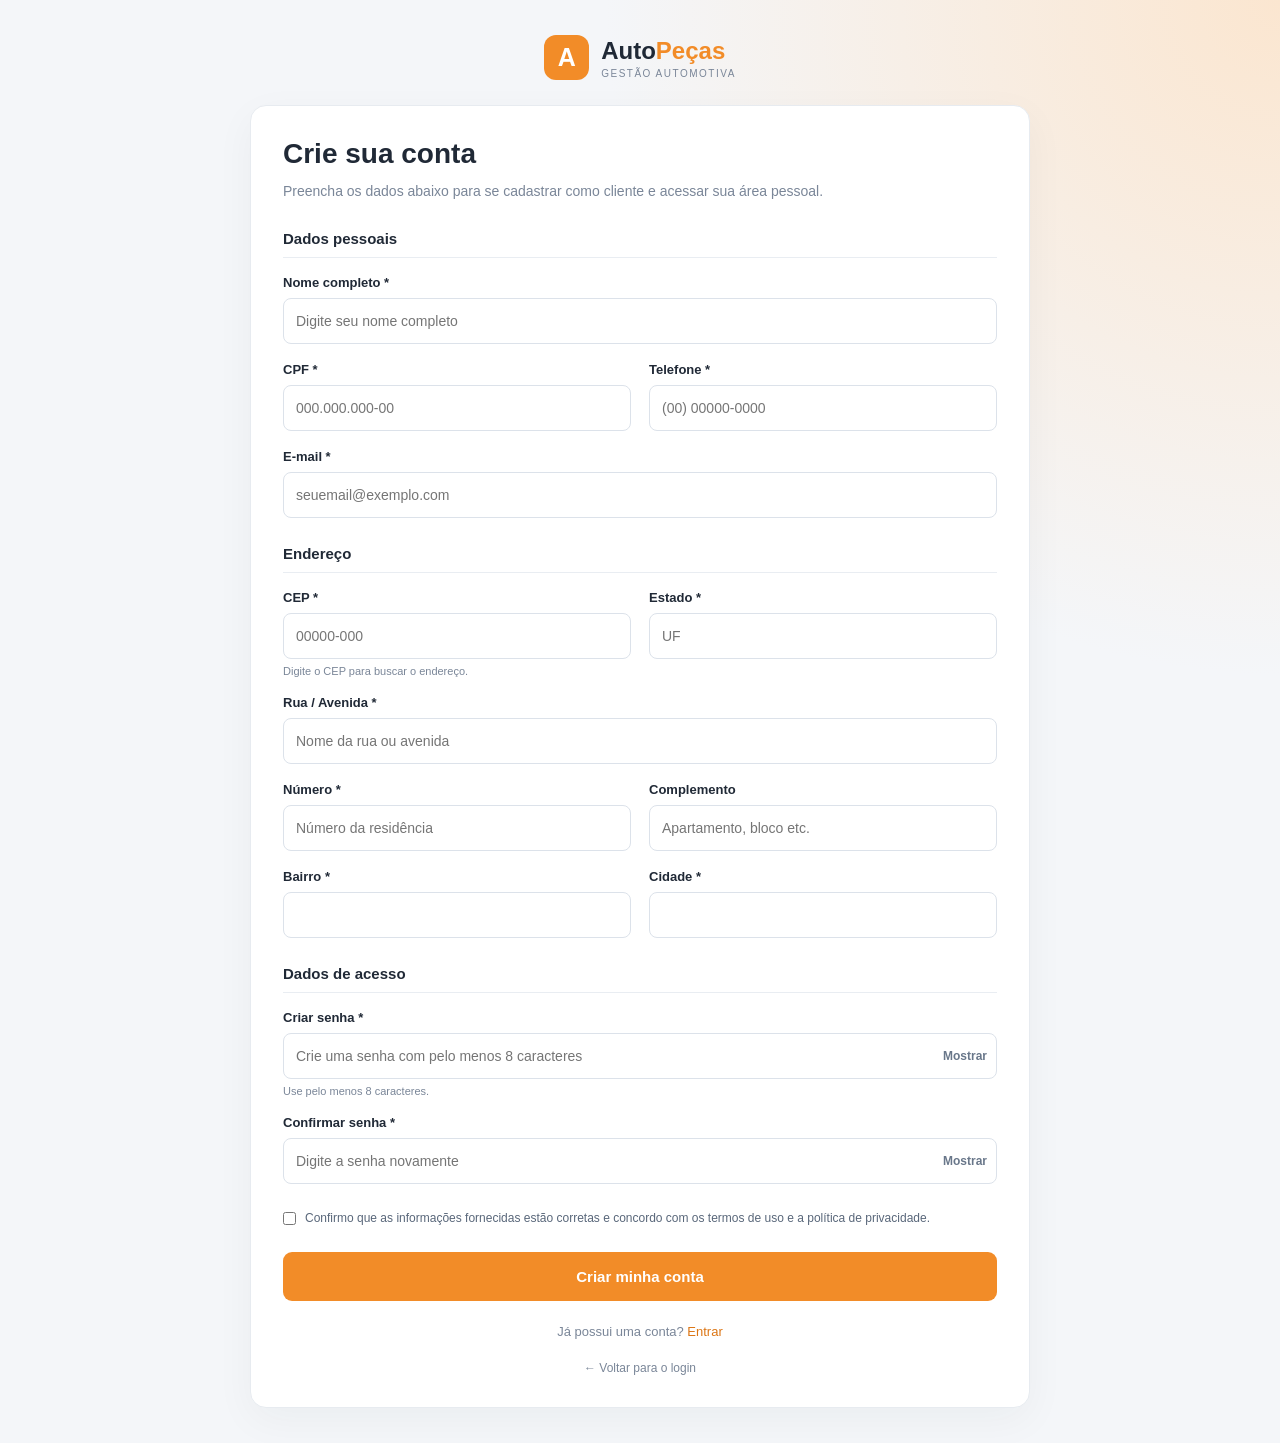
<file: cadastro-cliente.html>
<!DOCTYPE html>
<html lang="pt-BR">
<head>
    <meta charset="UTF-8">
    <meta name="viewport" content="width=device-width, initial-scale=1.0">
    <title>Criar conta | AutoPeças</title>

    <style>
        * {
            margin: 0;
            padding: 0;
            box-sizing: border-box;
        }

        :root {
            --laranja: #f28c28;
            --laranja-hover: #dc7615;
            --azul: #202936;
            --fundo: #f4f6f9;
            --cinza: #7a8698;
        }

        body {
            min-height: 100vh;
            padding: 35px 18px;
            font-family: Arial, sans-serif;
            background:
                radial-gradient(circle at top right, #fbe6d0, transparent 35%),
                var(--fundo);
            color: var(--azul);
        }

        .logo {
            display: flex;
            justify-content: center;
            align-items: center;
            gap: 12px;
            margin-bottom: 25px;
        }

        .logo-icone {
            width: 45px;
            height: 45px;
            display: grid;
            place-items: center;
            border-radius: 12px;
            background: var(--laranja);
            color: white;
            font-size: 25px;
            font-weight: bold;
        }

        .logo h1 {
            font-size: 24px;
        }

        .logo h1 span {
            color: var(--laranja);
        }

        .logo small {
            display: block;
            margin-top: 3px;
            color: var(--cinza);
            font-size: 10px;
            letter-spacing: 1.5px;
        }

        .container {
            width: 100%;
            max-width: 780px;
            margin: 0 auto;
            padding: 32px;
            border: 1px solid #e7ebf0;
            border-radius: 16px;
            background: white;
            box-shadow: 0 12px 40px #2029360b;
        }

        .cabecalho {
            margin-bottom: 28px;
        }

        .cabecalho h2 {
            margin-bottom: 10px;
            font-size: 28px;
        }

        .cabecalho p {
            color: var(--cinza);
            font-size: 14px;
            line-height: 1.6;
        }

        .secao-titulo {
            margin: 27px 0 17px;
            padding-bottom: 10px;
            border-bottom: 1px solid #e9edf2;
            font-size: 15px;
        }

        .grade {
            display: grid;
            grid-template-columns: repeat(2, minmax(0, 1fr));
            gap: 18px;
        }

        .campo {
            min-width: 0;
        }

        .campo.completo {
            grid-column: 1 / -1;
        }

        .campo label {
            display: block;
            margin-bottom: 8px;
            font-size: 13px;
            font-weight: bold;
        }

        .campo input,
        .campo select {
            width: 100%;
            height: 46px;
            padding: 0 12px;
            border: 1px solid #dce2ea;
            border-radius: 8px;
            outline: none;
            background: white;
            color: var(--azul);
            font-size: 14px;
        }

        .campo input:focus,
        .campo select:focus {
            border-color: var(--laranja);
            box-shadow: 0 0 0 3px #f28c281c;
        }

        .campo small {
            display: block;
            margin-top: 6px;
            color: var(--cinza);
            font-size: 11px;
        }

        .senha-container {
            position: relative;
        }

        .senha-container input {
            padding-right: 75px;
        }

        .mostrar {
            position: absolute;
            right: 10px;
            top: 50%;
            transform: translateY(-50%);
            border: none;
            background: none;
            color: #69778a;
            cursor: pointer;
            font-size: 12px;
            font-weight: bold;
        }

        .termos {
            display: flex;
            align-items: flex-start;
            gap: 9px;
            margin-top: 25px;
            color: #59677a;
            font-size: 12px;
            line-height: 1.6;
        }

        .termos input {
            margin-top: 3px;
            accent-color: var(--laranja);
        }

        .botao {
            width: 100%;
            height: 49px;
            margin-top: 23px;
            border: none;
            border-radius: 9px;
            background: var(--laranja);
            color: white;
            font-size: 15px;
            font-weight: bold;
            cursor: pointer;
        }

        .botao:hover {
            background: var(--laranja-hover);
        }

        .mensagem {
            display: none;
            padding: 13px;
            margin-bottom: 18px;
            border-radius: 8px;
            background: #fff0df;
            color: #8c4d0c;
            font-size: 13px;
            line-height: 1.6;
        }

        .mensagem.sucesso {
            background: #e3f7e9;
            color: #207b43;
        }

        .login-link {
            margin-top: 23px;
            text-align: center;
            color: var(--cinza);
            font-size: 13px;
        }

        a {
            color: var(--laranja-hover);
            text-decoration: none;
        }

        a:hover {
            text-decoration: underline;
        }

        .voltar {
            display: block;
            margin-top: 22px;
            text-align: center;
            color: var(--cinza);
            font-size: 12px;
        }

        @media (max-width: 600px) {
            .container {
                padding: 22px 17px;
            }

            .grade {
                grid-template-columns: 1fr;
            }

            .campo.completo {
                grid-column: auto;
            }

            .cabecalho h2 {
                font-size: 24px;
            }
        }
    </style>
</head>

<body>

    <header class="logo">
        <div class="logo-icone">A</div>
        <div>
            <h1>Auto<span>Peças</span></h1>
            <small>GESTÃO AUTOMOTIVA</small>
        </div>
    </header>

    <main class="container">
        <div class="cabecalho">
            <h2>Crie sua conta</h2>
            <p>
                Preencha os dados abaixo para se cadastrar como cliente
                e acessar sua área pessoal.
            </p>
        </div>

        <div class="mensagem" id="mensagem" role="status"></div>

        <form id="formCadastro">

            <h3 class="secao-titulo">Dados pessoais</h3>

            <div class="grade">
                <div class="campo completo">
                    <label for="nome">Nome completo *</label>
                    <input
                        type="text"
                        id="nome"
                        autocomplete="name"
                        placeholder="Digite seu nome completo"
                        required
                        minlength="3"
                    >
                </div>

                <div class="campo">
                    <label for="cpf">CPF *</label>
                    <input
                        type="text"
                        id="cpf"
                        inputmode="numeric"
                        placeholder="000.000.000-00"
                        maxlength="14"
                        required
                    >
                </div>

                <div class="campo">
                    <label for="telefone">Telefone *</label>
                    <input
                        type="tel"
                        id="telefone"
                        inputmode="tel"
                        autocomplete="tel"
                        placeholder="(00) 00000-0000"
                        maxlength="15"
                        required
                    >
                </div>

                <div class="campo completo">
                    <label for="email">E-mail *</label>
                    <input
                        type="email"
                        id="email"
                        autocomplete="email"
                        placeholder="seuemail@exemplo.com"
                        required
                    >
                </div>
            </div>

            <h3 class="secao-titulo">Endereço</h3>

            <div class="grade">
                <div class="campo">
                    <label for="cep">CEP *</label>
                    <input
                        type="text"
                        id="cep"
                        inputmode="numeric"
                        autocomplete="postal-code"
                        placeholder="00000-000"
                        maxlength="9"
                        required
                    >
                    <small id="statusCep">Digite o CEP para buscar o endereço.</small>
                </div>

                <div class="campo">
                    <label for="estado">Estado *</label>
                    <input
                        type="text"
                        id="estado"
                        maxlength="2"
                        placeholder="UF"
                        autocomplete="address-level1"
                        required
                    >
                </div>

                <div class="campo completo">
                    <label for="endereco">Rua / Avenida *</label>
                    <input
                        type="text"
                        id="endereco"
                        autocomplete="address-line1"
                        placeholder="Nome da rua ou avenida"
                        required
                    >
                </div>

                <div class="campo">
                    <label for="numero">Número *</label>
                    <input
                        type="text"
                        id="numero"
                        placeholder="Número da residência"
                        required
                    >
                </div>

                <div class="campo">
                    <label for="complemento">Complemento</label>
                    <input
                        type="text"
                        id="complemento"
                        placeholder="Apartamento, bloco etc."
                    >
                </div>

                <div class="campo">
                    <label for="bairro">Bairro *</label>
                    <input type="text" id="bairro" required>
                </div>

                <div class="campo">
                    <label for="cidade">Cidade *</label>
                    <input
                        type="text"
                        id="cidade"
                        autocomplete="address-level2"
                        required
                    >
                </div>
            </div>

            <h3 class="secao-titulo">Dados de acesso</h3>

            <div class="grade">
                <div class="campo completo">
                    <label for="senha">Criar senha *</label>

                    <div class="senha-container">
                        <input
                            type="password"
                            id="senha"
                            autocomplete="new-password"
                            placeholder="Crie uma senha com pelo menos 8 caracteres"
                            minlength="8"
                            required
                        >

                        <button
                            type="button"
                            class="mostrar"
                            data-campo="senha"
                        >
                            Mostrar
                        </button>
                    </div>

                    <small>Use pelo menos 8 caracteres.</small>
                </div>

                <div class="campo completo">
                    <label for="confirmarSenha">Confirmar senha *</label>

                    <div class="senha-container">
                        <input
                            type="password"
                            id="confirmarSenha"
                            autocomplete="new-password"
                            placeholder="Digite a senha novamente"
                            minlength="8"
                            required
                        >

                        <button
                            type="button"
                            class="mostrar"
                            data-campo="confirmarSenha"
                        >
                            Mostrar
                        </button>
                    </div>
                </div>
            </div>

            <label class="termos">
                <input type="checkbox" id="aceite" required>
                <span>
                    Confirmo que as informações fornecidas estão corretas
                    e concordo com os termos de uso e a política de privacidade.
                </span>
            </label>

            <button type="submit" class="botao">Criar minha conta</button>

        </form>

        <div class="login-link">
            Já possui uma conta?
            <a href="login.html">Entrar</a>
        </div>

        <a class="voltar" href="login.html">← Voltar para o login</a>
    </main>

    <script>
        const $ = id => document.getElementById(id);
        const form = $("formCadastro");
        const mensagem = $("mensagem");
        const statusCep = $("statusCep");

        function mostrarMensagem(texto, sucesso = false) {
            mensagem.textContent = texto;
            mensagem.classList.toggle("sucesso", sucesso);
            mensagem.style.display = "block";
            mensagem.scrollIntoView({ behavior: "smooth", block: "nearest" });
        }

        function somenteNumeros(valor) {
            return valor.replace(/\D/g, "");
        }

        $("cpf").addEventListener("input", function () {
            let v = somenteNumeros(this.value).slice(0, 11);

            v = v.replace(/(\d{3})(\d)/, "$1.$2");
            v = v.replace(/(\d{3})(\d)/, "$1.$2");
            v = v.replace(/(\d{3})(\d{1,2})$/, "$1-$2");

            this.value = v;
        });

        $("telefone").addEventListener("input", function () {
            let v = somenteNumeros(this.value).slice(0, 11);

            if (v.length > 10) {
                v = v.replace(/^(\d{2})(\d{5})(\d{0,4}).*/, "($1) $2-$3");
            } else if (v.length > 6) {
                v = v.replace(/^(\d{2})(\d{4})(\d{0,4}).*/, "($1) $2-$3");
            } else if (v.length > 2) {
                v = v.replace(/^(\d{2})(\d+)/, "($1) $2");
            } else if (v.length > 0) {
                v = v.replace(/^(\d+)/, "($1");
            }

            this.value = v;
        });

        $("cep").addEventListener("input", function () {
            let v = somenteNumeros(this.value).slice(0, 8);

            if (v.length > 5) {
                v = v.slice(0, 5) + "-" + v.slice(5);
            }

            this.value = v;
        });

        document.querySelectorAll(".mostrar").forEach(botao => {
            botao.addEventListener("click", function () {
                const campo = $(this.dataset.campo);
                const mostrar = campo.type === "password";

                campo.type = mostrar ? "text" : "password";
                this.textContent = mostrar ? "Ocultar" : "Mostrar";
            });
        });

        let ultimaConsulta = "";

        $("cep").addEventListener("blur", async function () {
            const cep = somenteNumeros(this.value);

            if (cep.length !== 8 || cep === ultimaConsulta) return;

            ultimaConsulta = cep;
            statusCep.textContent = "Buscando endereço...";

            try {
                const resposta = await fetch(
                    `https://viacep.com.br/ws/${cep}/json/`
                );

                if (!resposta.ok) {
                    throw new Error("Falha na consulta.");
                }

                const dados = await resposta.json();

                if (dados.erro) {
                    statusCep.textContent = "CEP não encontrado.";
                    return;
                }

                $("endereco").value = dados.logradouro || "";
                $("bairro").value = dados.bairro || "";
                $("cidade").value = dados.localidade || "";
                $("estado").value = dados.uf || "";
                $("complemento").value = dados.complemento || "";

                statusCep.textContent = "Endereço localizado.";
            } catch (erro) {
                statusCep.textContent =
                    "Não foi possível consultar. Preencha o endereço manualmente.";
            }
        });

        form.addEventListener("submit", function (event) {
            event.preventDefault();

            mensagem.style.display = "none";

            const cpf = somenteNumeros($("cpf").value);
            const telefone = somenteNumeros($("telefone").value);
            const cep = somenteNumeros($("cep").value);
            const senha = $("senha").value;
            const confirmar = $("confirmarSenha").value;

            if (cpf.length !== 11) {
                mostrarMensagem("Informe um CPF com 11 dígitos.");
                $("cpf").focus();
                return;
            }

            if (telefone.length < 10 || telefone.length > 11) {
                mostrarMensagem("Informe um telefone válido com DDD.");
                $("telefone").focus();
                return;
            }

            if (cep.length !== 8) {
                mostrarMensagem("Informe um CEP válido com 8 dígitos.");
                $("cep").focus();
                return;
            }

            if (senha.length < 8) {
                mostrarMensagem("A senha precisa ter pelo menos 8 caracteres.");
                $("senha").focus();
                return;
            }

            if (senha !== confirmar) {
                mostrarMensagem("As senhas não são iguais.");
                $("confirmarSenha").focus();
                return;
            }

            mostrarMensagem(
                "Os dados foram validados no formulário. Para criar a conta de verdade, precisamos conectar esta página ao backend e ao banco de dados. Nenhuma senha foi armazenada.",
                true
            );
        });
    </script>

</body>
</html>
</file>
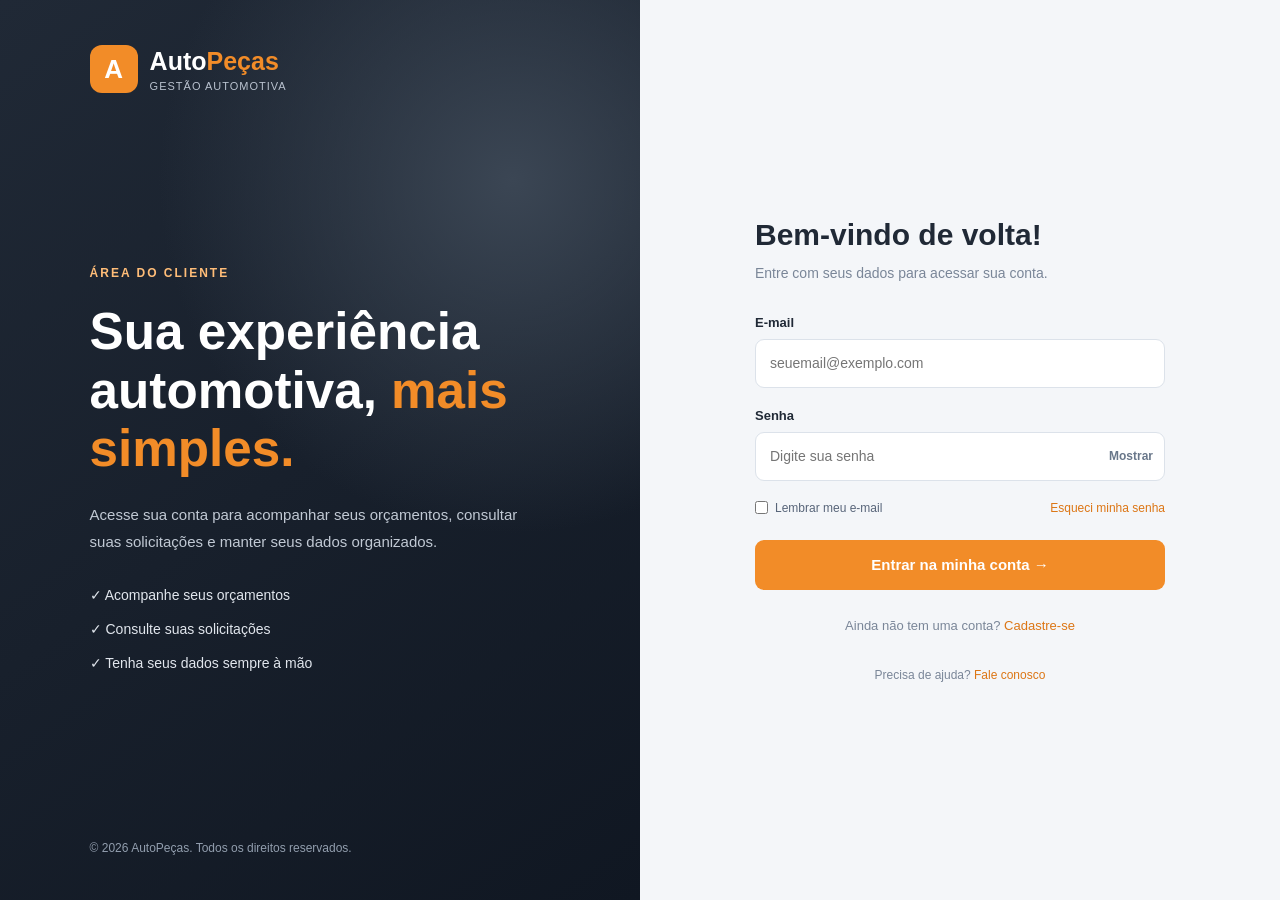
<file: login.html>
<!DOCTYPE html>
<html lang="pt-BR">
<head>
    <meta charset="UTF-8">
    <meta name="viewport" content="width=device-width, initial-scale=1.0">
    <title>Login | AutoPeças</title>

    <style>
        * {
            margin: 0;
            padding: 0;
            box-sizing: border-box;
        }

        :root {
            --laranja: #f28c28;
            --laranja-hover: #dc7615;
            --azul: #202936;
            --fundo: #f4f6f9;
            --cinza: #7a8698;
        }

        body {
            min-height: 100vh;
            display: flex;
            font-family: Arial, sans-serif;
            background: var(--fundo);
            color: var(--azul);
        }

        .apresentacao {
            width: 50%;
            min-height: 100vh;
            padding: 45px 7%;
            display: flex;
            flex-direction: column;
            justify-content: space-between;
            color: white;
            background: radial-gradient(circle at 80% 20%, #3b4654, transparent 40%),
                        linear-gradient(145deg, #202936, #101722);
        }

        .logo {
            display: flex;
            align-items: center;
            gap: 12px;
        }

        .logo-icone {
            width: 48px;
            height: 48px;
            display: grid;
            place-items: center;
            border-radius: 12px;
            background: var(--laranja);
            font-size: 26px;
            font-weight: bold;
        }

        .logo h1 {
            font-size: 25px;
        }

        .logo h1 span {
            color: var(--laranja);
        }

        .logo small {
            display: block;
            margin-top: 4px;
            color: #b9c2cf;
            font-size: 11px;
            letter-spacing: 1px;
        }

        .texto-apresentacao {
            max-width: 480px;
            margin: 45px 0;
        }

        .etiqueta {
            color: #ffbd78;
            font-size: 12px;
            font-weight: bold;
            letter-spacing: 2px;
        }

        .texto-apresentacao h2 {
            margin: 22px 0;
            font-size: clamp(34px, 4vw, 52px);
            line-height: 1.15;
        }

        .texto-apresentacao h2 span {
            color: var(--laranja);
        }

        .texto-apresentacao p {
            color: #c1c9d4;
            font-size: 15px;
            line-height: 1.8;
        }

        .beneficios {
            margin-top: 32px;
            display: grid;
            gap: 18px;
            color: #e1e6ed;
            font-size: 14px;
        }

        .apresentacao footer {
            color: #929eae;
            font-size: 12px;
        }

        .area-login {
            width: 50%;
            min-height: 100vh;
            padding: 30px 24px;
            display: flex;
            align-items: center;
            justify-content: center;
        }

        .formulario {
            width: 100%;
            max-width: 410px;
        }

        .formulario h2 {
            font-size: 30px;
            margin-bottom: 10px;
        }

        .subtitulo {
            color: var(--cinza);
            font-size: 14px;
            line-height: 1.6;
            margin-bottom: 30px;
        }

        .campo {
            margin-bottom: 20px;
        }

        .campo label {
            display: block;
            margin-bottom: 9px;
            font-size: 13px;
            font-weight: bold;
        }

        .campo input {
            width: 100%;
            height: 49px;
            padding: 0 14px;
            border: 1px solid #dce2ea;
            border-radius: 9px;
            outline: none;
            background: white;
            font-size: 14px;
        }

        .campo input:focus {
            border-color: var(--laranja);
            box-shadow: 0 0 0 3px #f28c2820;
        }

        .senha {
            position: relative;
        }

        .senha input {
            padding-right: 75px;
        }

        .mostrar {
            position: absolute;
            right: 12px;
            top: 50%;
            transform: translateY(-50%);
            border: 0;
            background: none;
            color: #69778a;
            cursor: pointer;
            font-size: 12px;
            font-weight: bold;
        }

        .opcoes {
            display: flex;
            justify-content: space-between;
            gap: 12px;
            margin: 4px 0 25px;
            font-size: 12px;
        }

        .lembrar {
            display: flex;
            align-items: center;
            gap: 7px;
            color: #586579;
        }

        a {
            color: var(--laranja-hover);
            text-decoration: none;
        }

        a:hover {
            text-decoration: underline;
        }

        .botao {
            width: 100%;
            height: 50px;
            border: 0;
            border-radius: 9px;
            background: var(--laranja);
            color: white;
            font-size: 15px;
            font-weight: bold;
            cursor: pointer;
        }

        .botao:hover {
            background: var(--laranja-hover);
        }

        .mensagem {
            display: none;
            padding: 12px;
            margin-bottom: 18px;
            border-radius: 8px;
            background: #fff0df;
            color: #8c4d0c;
            font-size: 13px;
            line-height: 1.6;
        }

        .cadastro {
            margin-top: 28px;
            text-align: center;
            color: var(--cinza);
            font-size: 13px;
        }

        .ajuda {
            margin-top: 35px;
            text-align: center;
            color: var(--cinza);
            font-size: 12px;
        }

        @media (max-width: 800px) {
            .apresentacao {
                display: none;
            }

            .area-login {
                width: 100%;
            }
        }
    </style>
</head>

<body>

    <section class="apresentacao">
        <div class="logo">
            <div class="logo-icone">A</div>
            <div>
                <h1>Auto<span>Peças</span></h1>
                <small>GESTÃO AUTOMOTIVA</small>
            </div>
        </div>

        <div class="texto-apresentacao">
            <span class="etiqueta">ÁREA DO CLIENTE</span>

            <h2>Sua experiência automotiva, <span>mais simples.</span></h2>

            <p>
                Acesse sua conta para acompanhar seus orçamentos,
                consultar suas solicitações e manter seus dados organizados.
            </p>

            <div class="beneficios">
                <span>✓ Acompanhe seus orçamentos</span>
                <span>✓ Consulte suas solicitações</span>
                <span>✓ Tenha seus dados sempre à mão</span>
            </div>
        </div>

        <footer>© 2026 AutoPeças. Todos os direitos reservados.</footer>
    </section>

    <main class="area-login">
        <div class="formulario">
            <h2>Bem-vindo de volta!</h2>
            <p class="subtitulo">Entre com seus dados para acessar sua conta.</p>

            <div class="mensagem" id="mensagem" role="status"></div>

            <form id="formLogin">
                <div class="campo">
                    <label for="email">E-mail</label>
                    <input
                        type="email"
                        id="email"
                        placeholder="seuemail@exemplo.com"
                        autocomplete="username"
                        required
                    >
                </div>

                <div class="campo">
                    <label for="senha">Senha</label>
                    <div class="senha">
                        <input
                            type="password"
                            id="senha"
                            placeholder="Digite sua senha"
                            autocomplete="current-password"
                            required
                        >
                        <button type="button" class="mostrar" id="mostrar">
                            Mostrar
                        </button>
                    </div>
                </div>

                <div class="opcoes">
                    <label class="lembrar">
                        <input type="checkbox" id="lembrar">
                        Lembrar meu e-mail
                    </label>

                    <a href="recuperar-senha.html">Esqueci minha senha</a>
                </div>

                <button class="botao" type="submit">Entrar na minha conta →</button>
            </form>

            <div class="cadastro">
                Ainda não tem uma conta?
                <a href="cadastro-cliente.html">Cadastre-se</a>
            </div>

            <div class="ajuda">
                Precisa de ajuda?
                <a href="contato.html">Fale conosco</a>
            </div>
        </div>
    </main>

    <script>
        const email = document.getElementById("email");
        const senha = document.getElementById("senha");
        const mensagem = document.getElementById("mensagem");

        document.getElementById("mostrar").addEventListener("click", function () {
            const mostrarSenha = senha.type === "password";
            senha.type = mostrarSenha ? "text" : "password";
            this.textContent = mostrarSenha ? "Ocultar" : "Mostrar";
        });

        try {
            const emailSalvo = localStorage.getItem("autopecas_email_lembrado");

            if (emailSalvo) {
                email.value = emailSalvo;
                document.getElementById("lembrar").checked = true;
            }
        } catch (erro) {}

        document.getElementById("formLogin").addEventListener("submit", function (event) {
            event.preventDefault();

            mensagem.style.display = "block";
            mensagem.textContent =
                "A interface está pronta, mas o login ainda precisa ser conectado ao sistema de autenticação. Nenhuma senha foi validada.";

            if (document.getElementById("lembrar").checked) {
                try {
                    localStorage.setItem("autopecas_email_lembrado", email.value.trim());
                } catch (erro) {}
            } else {
                try {
                    localStorage.removeItem("autopecas_email_lembrado");
                } catch (erro) {}
            }
        });
    </script>

</body>
</html>
</file>
